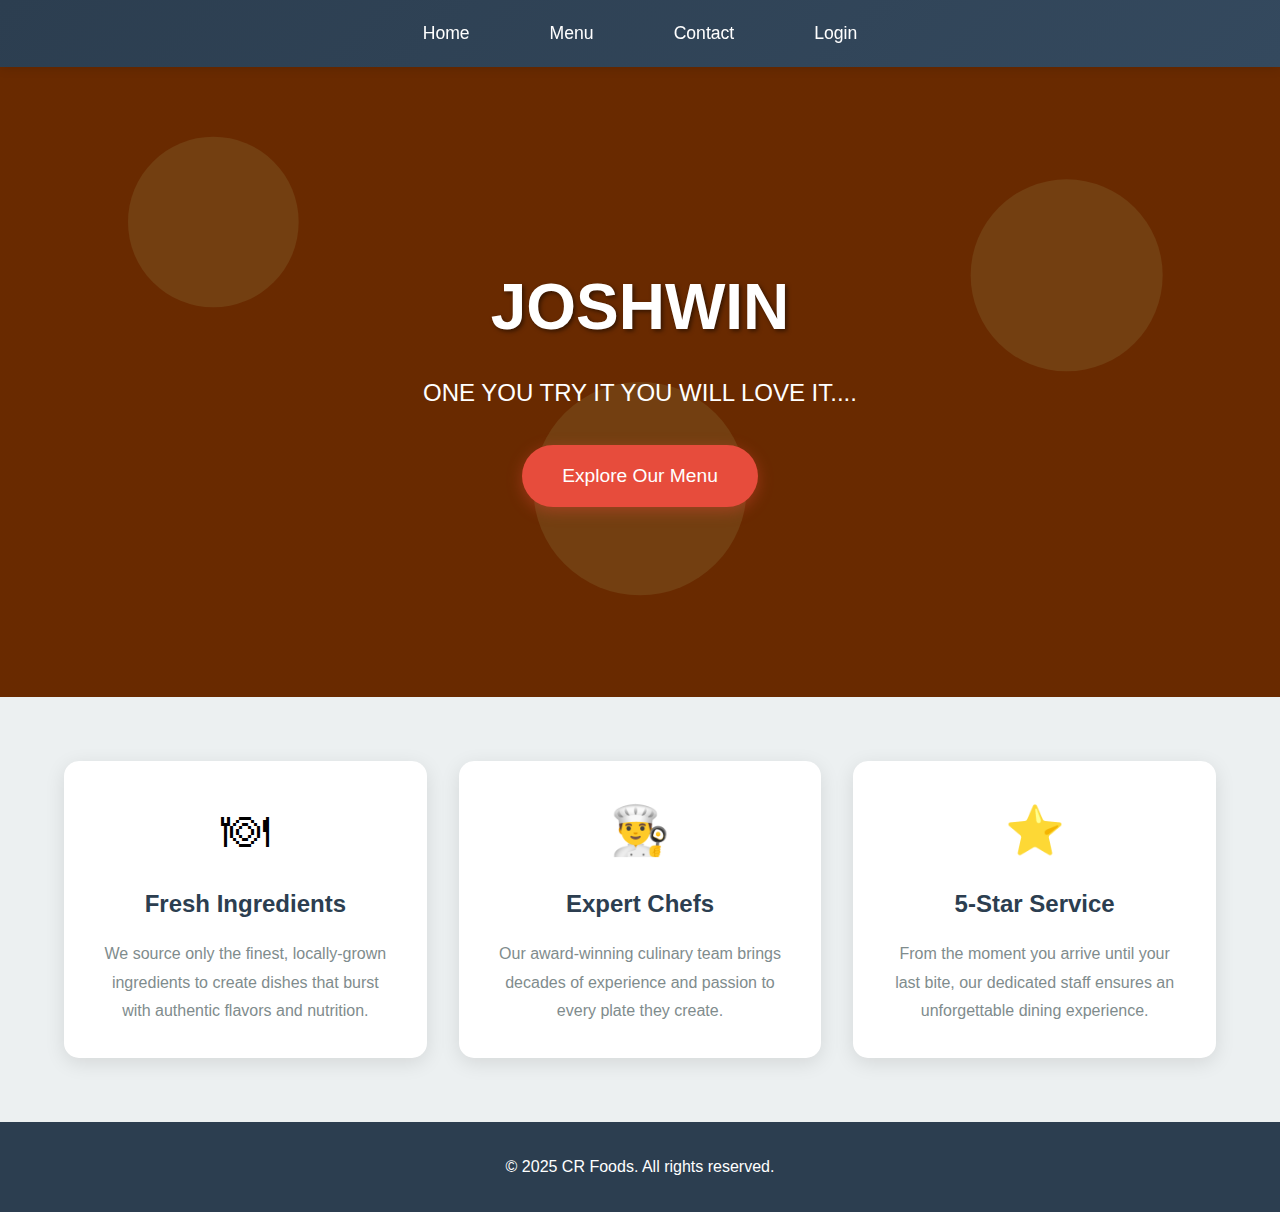
<file: Restaurant/Restaurantapp/static/index.html>
<!DOCTYPE html>
<html lang="en">
<head>
    <meta charset="UTF-8">
    <meta name="viewport" content="width=device-width, initial-scale=1.0">
    <title>JOSHWIN - Home</title>
    <link rel="stylesheet" href="styles.css">
</head>
<body>
    <nav>
        <ul>
            <li><a href="index.html">Home</a></li>
            <li><a href="menu.html">Menu</a></li>
            <li><a href="contacts.html">Contact</a></li>
            <li><a href="login.html">Login</a></li>
        </ul>
    </nav>

    <section class="hero">
        <div class="hero-content">
            <h1>JOSHWIN</h1>
            <p>ONE YOU TRY IT YOU WILL LOVE IT....</p>
            <a href="menu.html" class="cta-button">Explore Our Menu</a>
        </div>
    </section>

    <section class="features">
        <div class="feature-card">
            <div class="feature-icon">🍽</div>
            <h3>Fresh Ingredients</h3>
            <p>We source only the finest, locally-grown ingredients to create dishes that burst with authentic flavors and nutrition.</p>
        </div>
        <div class="feature-card">
            <div class="feature-icon">👨‍🍳</div>
            <h3>Expert Chefs</h3>
            <p>Our award-winning culinary team brings decades of experience and passion to every plate they create.</p>
        </div>
        <div class="feature-card">
            <div class="feature-icon">⭐</div>
            <h3>5-Star Service</h3>
            <p>From the moment you arrive until your last bite, our dedicated staff ensures an unforgettable dining experience.</p>
        </div>
    </section>

    <footer>
        <p>&copy; 2025 CR Foods. All rights reserved.</p>
    </footer>
</body>
</html>
</file>
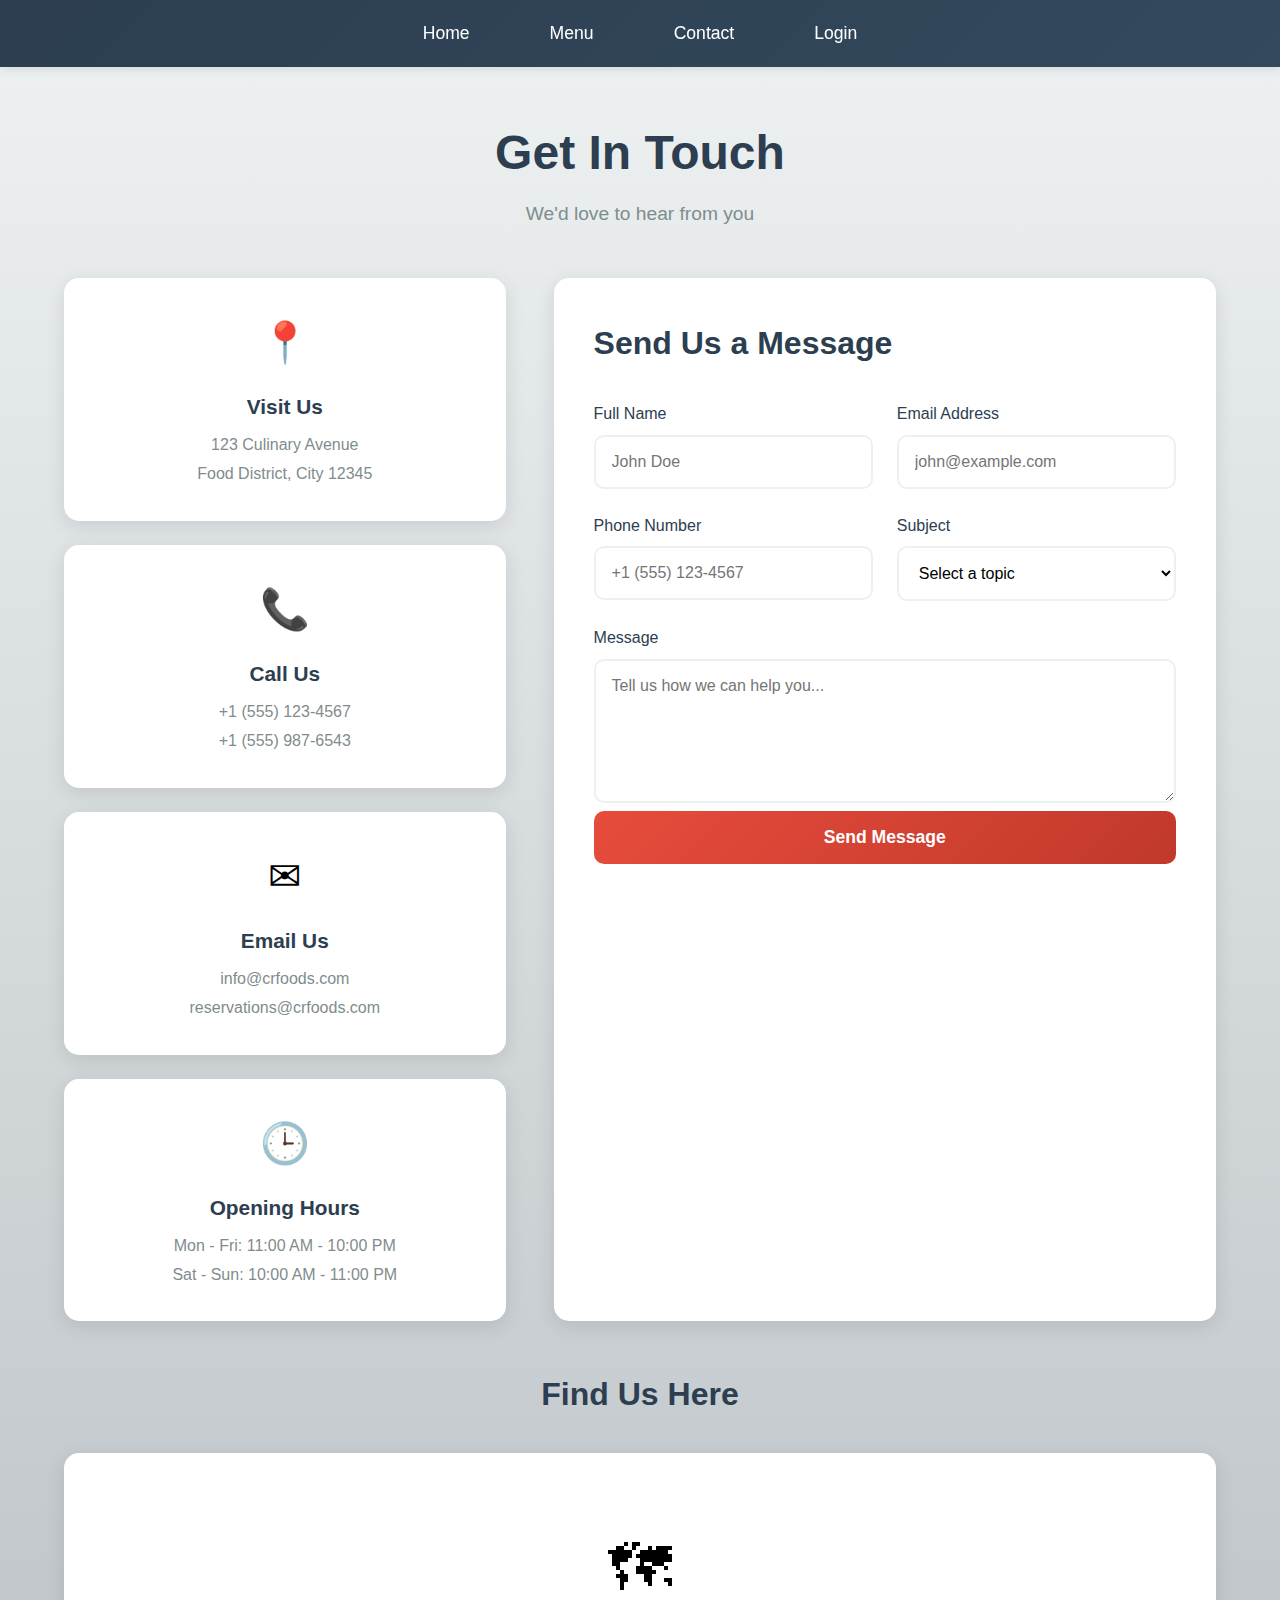
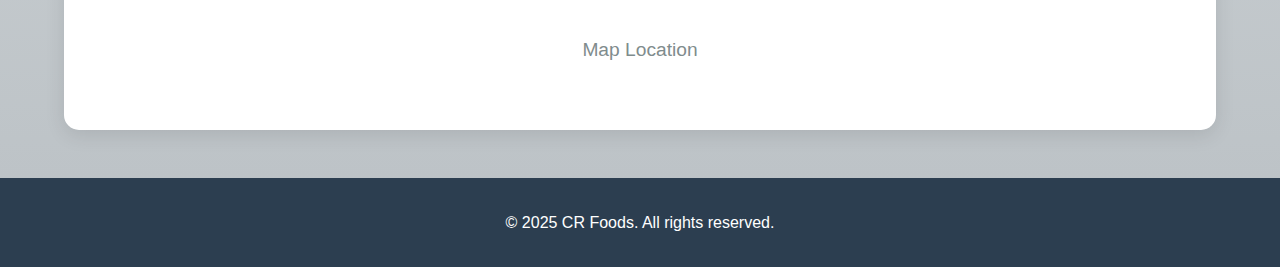
<file: Restaurant/Restaurantapp/static/contact.html>
<!DOCTYPE html>
<html lang="en">
<head>
    <meta charset="UTF-8">
    <meta name="viewport" content="width=device-width, initial-scale=1.0">
    <title>Savory Bistro - Contact Us</title>
    <link rel="stylesheet" href="styles.css">
</head>
<body>
    <nav>
        <ul>
            <li><a href="index.html">Home</a></li>
            <li><a href="menu.html">Menu</a></li>
            <li><a href="contact.html">Contact</a></li>
            <li><a href="login.html">Login</a></li>
        </ul>
    </nav>

    <div class="contact-page">
        <div class="contact-header">
            <h1>Get In Touch</h1>
            <p>We'd love to hear from you</p>
        </div>

        <div class="contact-container">
            <div class="contact-info">
                <div class="info-card">
                    <div class="info-icon">📍</div>
                    <h3>Visit Us</h3>
                    <p>123 Culinary Avenue<br>Food District, City 12345</p>
                </div>

                <div class="info-card">
                    <div class="info-icon">📞</div>
                    <h3>Call Us</h3>
                     <p>+1 (555) 123-4567<br>+1 (555) 987-6543</p>
                </div>

                <div class="info-card">
                    <div class="info-icon">✉</div>
                    <h3>Email Us</h3>
                    <p>info@crfoods.com<br>reservations@crfoods.com</p>
                </div>

                <div class="info-card">
                    <div class="info-icon">🕒</div>
                    <h3>Opening Hours</h3>
                    <p>Mon - Fri: 11:00 AM - 10:00 PM<br>
                    Sat - Sun: 10:00 AM - 11:00 PM</p>
                </div>
            </div>

            <div class="contact-form-container">
                <h2>Send Us a Message</h2>
                <form onsubmit="handleContact(event)" class="contact-form">
                    <div class="form-row">
                        <div class="form-group">
                            <label for="name">Full Name</label>
                            <input type="text" id="name" placeholder="John Doe" required>
                        </div>

                        <div class="form-group">
                            <label for="email">Email Address</label>
                            <input type="email" id="email" placeholder="john@example.com" required>
                        </div>
                    </div>
                    <div class="form-row">
                        <div class="form-group">
                            <label for="phone">Phone Number</label>
                            <input type="tel" id="phone" placeholder="+1 (555) 123-4567">
                        </div>

                        <div class="form-group">
                            <label for="subject">Subject</label>
                            <select id="subject" required>
                                <option value="">Select a topic</option>
                                <option value="reservation">Reservation</option>
                                <option value="feedback">Feedback</option>
                                <option value="catering">Catering</option>
                                <option value="other">Other</option>
                            </select>
                        </div>
                    </div>

                    <div class="form-group">
                        <label for="message">Message</label>
                        <textarea id="message" rows="6" placeholder="Tell us how we can help you..." required></textarea>
                    </div>

                    <button type="submit" class="submit-button">Send Message</button>
                </form>
            </div>
        </div>

        <div class="map-container">
            <h2>Find Us Here</h2>
            <div class="map-placeholder">
                <div class="map-icon">🗺</div>
                <p>Map Location</p>
                  </div>
        </div>
    </div>

    <footer>
        <p>&copy; 2025 CR Foods. All rights reserved.</p>
    </footer>

    <script>
        function handleContact(e) {
            e.preventDefault();
            const name = document.getElementById('name').value;
            const email = document.getElementById('email').value;
            const subject = document.getElementById('subject').value;
            alert('Thank you for contacting us, ' + name + '! We will get back to you soon at ' + email);
        }
    </script>
</body>
</html>
</file>
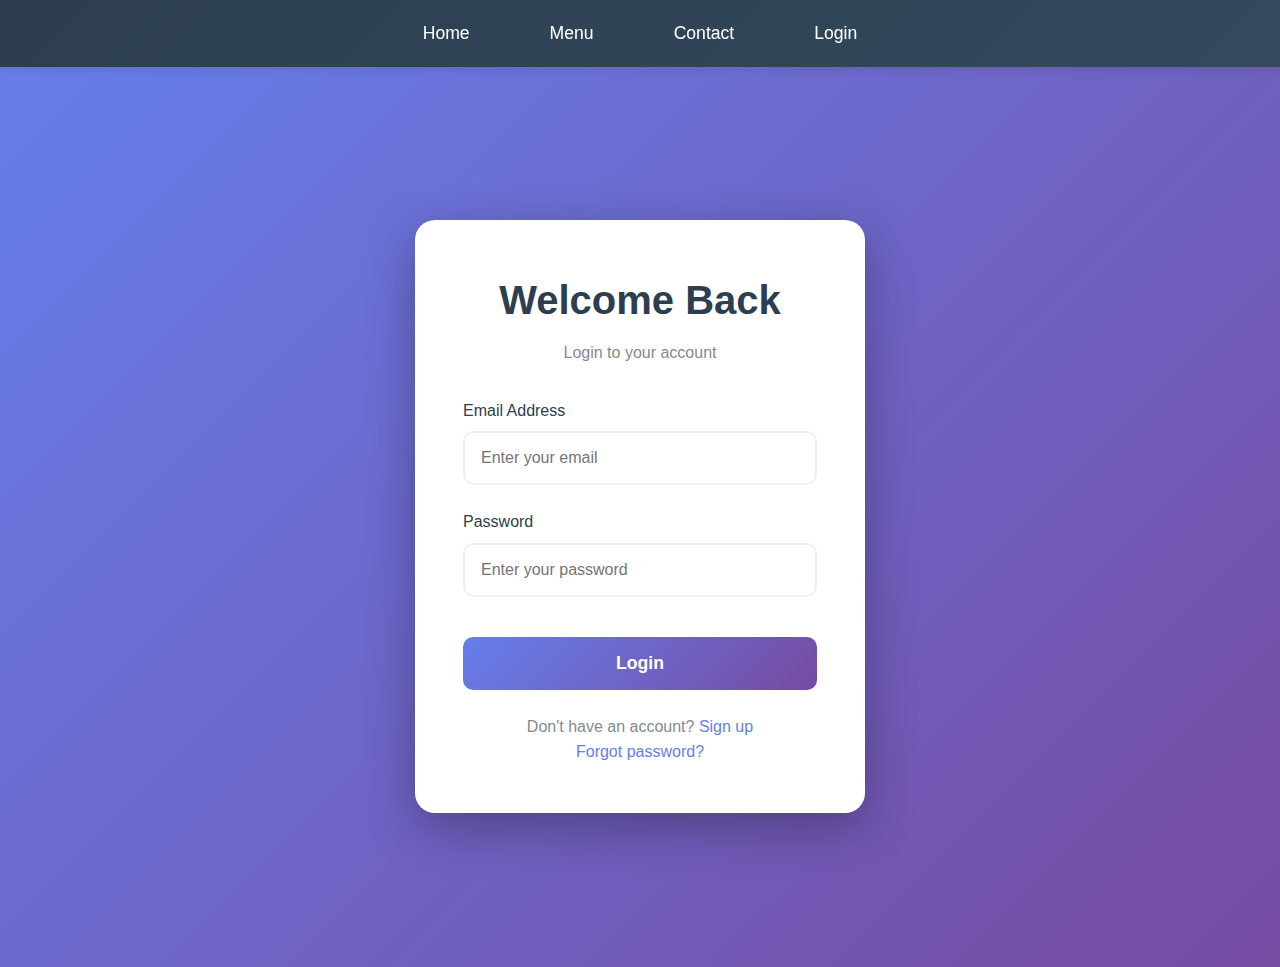
<file: Restaurant/Restaurantapp/static/login.html>
<!DOCTYPE html>
<html lang="en">
<head>
    <meta charset="UTF-8">
    <meta name="viewport" content="width=device-width, initial-scale=1.0">
    <title>Savory Bistro - Login</title>
    <link rel="stylesheet" href="styles.css">
</head>
<body>
    <nav>
        <ul>
            <li><a href="index.html">Home</a></li>
            <li><a href="menu.html">Menu</a></li>
            <li><a href="contact.html">Contact</a></li>
            <li><a href="login.html">Login</a></li>
        </ul>
    </nav>

    <div class="login-page">
        <div class="login-container">
            <div class="login-header">
                <h1>Welcome Back</h1>
                <p>Login to your account</p>
            </div>

            <form onsubmit="handleLogin(event)">
                <div class="form-group">
                    <label for="email">Email Address</label>
                    <input type="email" id="email" placeholder="Enter your email" required>
                </div>

                <div class="form-group">
                    <label for="password">Password</label>
                    <input type="password" id="password" placeholder="Enter your password" required>
                    </div>

                <button type="submit" class="login-button">Login</button>

                <div class="login-footer">
                    <p>Don't have an account? <a href="#">Sign up</a></p>
                    <p><a href="#">Forgot password?</a></p>
                </div>
            </form>
        </div>
    </div>

    <script>
        function handleLogin(e) {
            e.preventDefault();
            const email = document.getElementById('email').value;
            alert('Login functionality would be connected to backend. Email: ' + email);
        }
    </script>
</body>
</html>
</file>
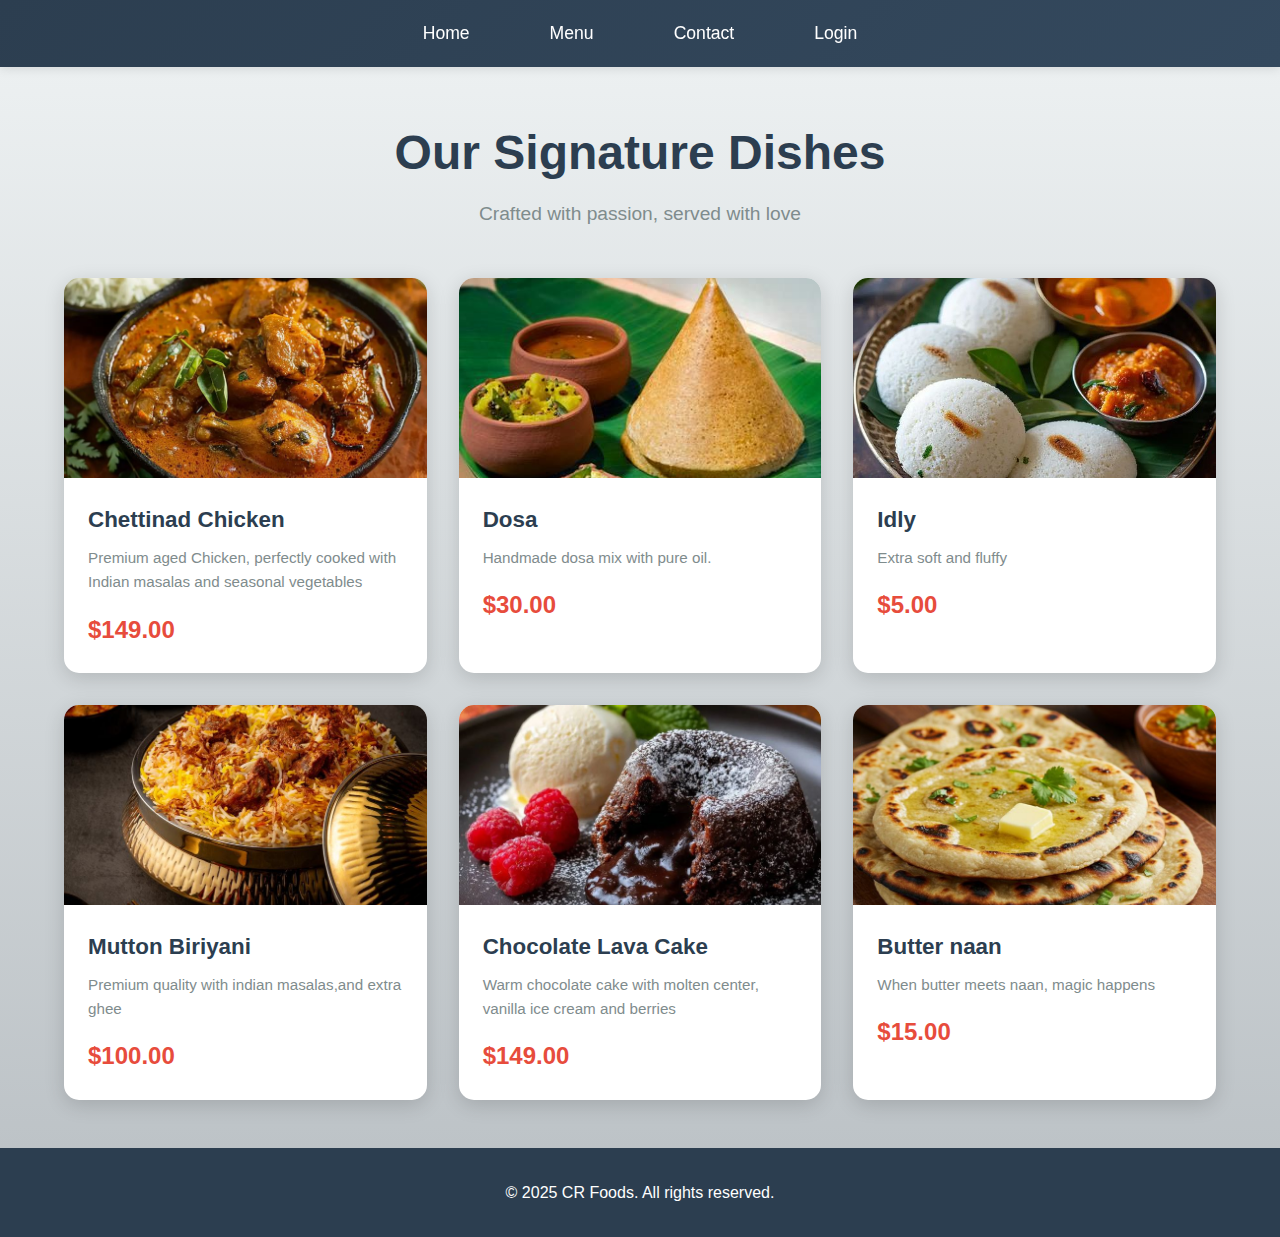
<file: Restaurant/Restaurantapp/static/menu.html>
<!DOCTYPE html>
<html lang="en">
<head>
    <meta charset="UTF-8">
    <meta name="viewport" content="width=device-width, initial-scale=1.0">
    <title>Savory Bistro - Menu</title>
    <link rel="stylesheet" href="styles.css">
</head>
<body>
    <nav>
        <ul>
            <li><a href="index.html">Home</a></li>
            <li><a href="menu.html">Menu</a></li>
            <li><a href="contact.html">Contact</a></li>
            <li><a href="login.html">Login</a></li>
        </ul>
    </nav>

    <div class="menu-page">
        <div class="menu-header">
            <h1>Our Signature Dishes</h1>
            <p>Crafted with passion, served with love</p>
        </div>

        <div class="menu-grid">
            <div class="menu-item">
                <div class="menu-item-image">
                    <img src="CHettinadu.jpg">
                </div>
                <div class="menu-item-content">
                    <h3>Chettinad Chicken</h3>
                    <p>Premium aged Chicken, perfectly cooked with Indian masalas and seasonal vegetables</p>
                    <div class="price">$149.00</div>
                </div>
                 </div>

            <div class="menu-item">
                <div class="menu-item-image menu-item-2">
                    <img src="Dosa.jpg">
                </div>
                <div class="menu-item-content">
                    <h3>Dosa</h3>
                    <p>Handmade dosa mix with pure oil.</p>
                    <div class="price">$30.00</div>
                </div>
            </div>

            <div class="menu-item">
                <div class="menu-item-image menu-item-3">
                    <img src="Idli 😋.jpg">
                </div>
                <div class="menu-item-content">
                    <h3>Idly</h3>
                    <p>Extra soft and fluffy</p>
                    <div class="price">$5.00</div>
                </div>
            </div>

            <div class="menu-item">
                <div class="menu-item-image menu-item-4">
                    <img src="Biriyani.jpg">
                </div>
                <div class="menu-item-content">
                    <h3>Mutton Biriyani</h3>
                    <p>Premium quality with indian masalas,and extra ghee</p>
                    <div class="price">$100.00</div>
                      </div>
            </div>

            <div class="menu-item">
                <div class="menu-item-image menu-item-5">
                    <img src="cake.jpg">
                </div>
                <div class="menu-item-content">
                    <h3>Chocolate Lava Cake</h3>
                    <p>Warm chocolate cake with molten center, vanilla ice cream and berries</p>
                    <div class="price">$149.00</div>
                </div>
            </div>

            <div class="menu-item">
                <div class="menu-item-image menu-item-6">
                    <img src="naan.jpg">
                </div>
                <div class="menu-item-content">
                    <h3>Butter naan</h3>
                    <p>When butter meets naan, magic happens</p>
                    <div class="price">$15.00</div>
                </div>
            </div>
        </div>
    </div>

    <footer>
        <p>&copy; 2025 CR Foods. All rights reserved.</p>
    </footer>
</body>
</html>
</file>
<file: Restaurant/Restaurantapp/static/styles.css>
* {
    margin: 0;
    padding: 0;
    box-sizing: border-box;
}

body {
    font-family: 'Segoe UI', Tahoma, Geneva, Verdana, sans-serif;
    line-height: 1.6;
}

/* Navigation */
nav {
    background: linear-gradient(135deg, #2c3e50 0%, #34495e 100%);
    padding: 1.2rem 0;
    position: sticky;
    top: 0;
    z-index: 1000;
    box-shadow: 0 2px 10px rgba(0,0,0,0.1);
}

nav ul {
    list-style: none;
    display: flex;
    justify-content: center;
    gap: 3rem;
}

nav a {
    color: white;
    text-decoration: none;
    font-size: 1.1rem;
    font-weight: 500;
    transition: all 0.3s;
     padding: 0.5rem 1rem;
    border-radius: 5px;
}

nav a:hover {
    background: rgba(255,255,255,0.1);
    transform: translateY(-2px);
}

/* Home Page Styles */
.hero {
    background: linear-gradient(rgba(0,0,0,0.5), rgba(0,0,0,0.5)), 
                url('data:image/svg+xml,<svg xmlns="http://www.w3.org/2000/svg" viewBox="0 0 1200 600"><rect fill="%23d35400" width="1200" height="600"/><circle fill="%23e67e22" cx="200" cy="150" r="80"/><circle fill="%23e67e22" cx="600" cy="400" r="100"/><circle fill="%23e67e22" cx="1000" cy="200" r="90"/></svg>');
    background-size: cover;
    background-position: center;
    height: 70vh;
    display: flex;
    align-items: center;
    justify-content: center;
    text-align: center;
    color: white;
}

.hero-content h1 {
    font-size: 4rem;
    margin-bottom: 1rem;
    text-shadow: 2px 2px 4px rgba(0,0,0,0.5);
}

.hero-content p {
    font-size: 1.5rem;
     margin-bottom: 2rem;
}

.cta-button {
    background: #e74c3c;
    color: white;
    padding: 1rem 2.5rem;
    text-decoration: none;
    border-radius: 50px;
    font-size: 1.2rem;
    display: inline-block;
    transition: all 0.3s;
    box-shadow: 0 4px 15px rgba(231,76,60,0.4);
}

.cta-button:hover {
    background: #c0392b;
    transform: translateY(-3px);
    box-shadow: 0 6px 20px rgba(231,76,60,0.6);
}

.features {
    display: grid;
    grid-template-columns: repeat(auto-fit, minmax(300px, 1fr));
    gap: 2rem;
    padding: 4rem 5%;
    background: #ecf0f1;
}

.feature-card {
    background: white;
    padding: 2rem;
    border-radius: 15px;
    text-align: center;
    box-shadow: 0 5px 20px rgba(0,0,0,0.1);
    transition: transform 0.3s;
}

.feature-card:hover {
    transform: translateY(-10px);
}

.feature-icon {
    font-size: 3rem;
    margin-bottom: 1rem;
}

.feature-card h3 {
    color: #2c3e50;
    margin-bottom: 1rem;
    font-size: 1.5rem;
}

.feature-card p {
    color: #7f8c8d;
    line-height: 1.8;
}

/* Menu Page Styles */
.menu-page {
    background: linear-gradient(to bottom, #ecf0f1 0%, #bdc3c7 100%);
    min-height: 100vh;
      padding: 3rem 5%;
}

.menu-header {
    text-align: center;
    margin-bottom: 3rem;
}

.menu-header h1 {
    font-size: 3rem;
    color: #2c3e50;
    margin-bottom: 0.5rem;
}

.menu-header p {
    font-size: 1.2rem;
    color: #7f8c8d;
}

.menu-grid {
    display: grid;
    grid-template-columns: repeat(auto-fit, minmax(280px, 1fr));
    gap: 2rem;
    max-width: 1200px;
    margin: 0 auto;
}

.menu-item {
    background: white;
    border-radius: 15px;
    overflow: hidden;
    box-shadow: 0 5px 20px rgba(0,0,0,0.15);
    transition: all 0.3s;
}
.menu-item:hover {
    transform: translateY(-10px);
    box-shadow: 0 10px 30px rgba(0,0,0,0.25);
}

.menu-item-image {
    height: 200px;
    background: linear-gradient(135deg, #667eea 0%, #764ba2 100%);
    display: flex;
    align-items: center;
    justify-content: center;
    font-size: 4rem;
    overflow: hidden;
}

.menu-item-image img {
    width: 100%;
    height: 100%;
    object-fit: cover;
    object-position: center;
}

.menu-item-2 {
    background: linear-gradient(135deg, #f093fb 0%, #f5576c 100%);
}

.menu-item-3 {
    background: linear-gradient(135deg, #4facfe 0%, #00f2fe 100%);
}

.menu-item-4 {
    background: linear-gradient(135deg, #43e97b 0%, #38f9d7 100%);
}
.menu-item-5 {
    background: linear-gradient(135deg, #fa709a 0%, #fee140 100%);
}

.menu-item-6 {
    background: linear-gradient(135deg, #30cfd0 0%, #330867 100%);
}

.menu-item-content {
    padding: 1.5rem;
}

.menu-item-content h3 {
    color: #2c3e50;
    margin-bottom: 0.5rem;
    font-size: 1.4rem;
}

.menu-item-content p {
    color: #7f8c8d;
    margin-bottom: 1rem;
    font-size: 0.95rem;
}

.price {
    color: #e74c3c;
    font-size: 1.5rem;
    font-weight: bold;
}

/* Contact Page Styles */
.contact-page {
    background: linear-gradient(to bottom, #ecf0f1 0%, #bdc3c7 100%);
    min-height: 100vh;
    padding: 3rem 5%;
}

.contact-header {
    text-align: center;
    margin-bottom: 3rem;
}

.contact-header h1 {
    font-size: 3rem;
    color: #2c3e50;
    margin-bottom: 0.5rem;
}

.contact-header p {
    font-size: 1.2rem;
    color: #7f8c8d;
}

.contact-container {
    display: grid;
    grid-template-columns: 1fr 1.5fr;
    gap: 3rem;
    max-width: 1200px;
    margin: 0 auto 3rem;
}

.contact-info {
    display: grid;
    gap: 1.5rem;
}

.info-card {
    background: white;
    padding: 2rem;
    border-radius: 15px;
     text-align: center;
    box-shadow: 0 5px 20px rgba(0,0,0,0.1);
    transition: transform 0.3s;
}

.info-card:hover {
    transform: translateY(-5px);
}

.info-icon {
    font-size: 2.5rem;
    margin-bottom: 1rem;
}

.info-card h3 {
    color: #2c3e50;
    margin-bottom: 0.5rem;
    font-size: 1.3rem;
}

.info-card p {
    color: #7f8c8d;
    line-height: 1.8;
}

.contact-form-container {
    background: white;
    padding: 2.5rem;
    border-radius: 15px;
    box-shadow: 0 5px 20px rgba(0,0,0,0.1);
}

.contact-form-container h2 {
    color: #2c3e50;
    margin-bottom: 2rem;
     font-size: 2rem;
}

.contact-form .form-row {
    display: grid;
    grid-template-columns: 1fr 1fr;
    gap: 1.5rem;
    margin-bottom: 1.5rem;
}

.contact-form .form-group {
    margin-bottom: 0;
}

.contact-form select {
    width: 100%;
    padding: 1rem;
    border: 2px solid #ecf0f1;
    border-radius: 10px;
    font-size: 1rem;
    transition: all 0.3s;
    background: white;
    cursor: pointer;
}

.contact-form select:focus {
    outline: none;
    border-color: #667eea;
}

.contact-form textarea {
    width: 100%;
    padding: 1rem;
    border: 2px solid #ecf0f1;
    border-radius: 10px;
     font-size: 1rem;
    font-family: inherit;
    transition: all 0.3s;
    resize: vertical;
}

.contact-form textarea:focus {
    outline: none;
    border-color: #667eea;
}

.submit-button {
    width: 100%;
    padding: 1rem;
    background: linear-gradient(135deg, #e74c3c 0%, #c0392b 100%);
    color: white;
    border: none;
    border-radius: 10px;
    font-size: 1.1rem;
    font-weight: 600;
    cursor: pointer;
    transition: all 0.3s;
}

.submit-button:hover {
    transform: translateY(-2px);
    box-shadow: 0 5px 20px rgba(231,76,60,0.4);
}

.map-container {
    max-width: 1200px;
    margin: 0 auto;
    text-align: center;
}

.map-container h2 {
    color: #2c3e50;
    margin-bottom: 2rem;
    font-size: 2rem;
}

.map-placeholder {
    background: white;
    border-radius: 15px;
    padding: 4rem;
    box-shadow: 0 5px 20px rgba(0,0,0,0.1);
    display: flex;
    flex-direction: column;
    align-items: center;
    justify-content: center;
}

.map-icon {
    font-size: 4rem;
    margin-bottom: 1rem;
}

.map-placeholder p {
    color: #7f8c8d;
    font-size: 1.2rem;
}

/* Login Page Styles */
.login-page {
    background: linear-gradient(135deg, #667eea 0%, #764ba2 100%);
    min-height: 100vh;
    display: flex;
    align-items: center;
    justify-content: center;
     padding: 2rem;
}

.login-container {
    background: white;
    padding: 3rem;
    border-radius: 20px;
    box-shadow: 0 15px 50px rgba(0,0,0,0.3);
    max-width: 450px;
    width: 100%;
}

.login-header {
    text-align: center;
    margin-bottom: 2rem;
}

.login-header h1 {
    color: #2c3e50;
    font-size: 2.5rem;
    margin-bottom: 0.5rem;
}

.login-header p {
    color: #7f8c8d;
}

.form-group {
    margin-bottom: 1.5rem;
}

.form-group label {
    display: block;
    color: #2c3e50;
    margin-bottom: 0.5rem;
    font-weight: 500;
}

.form-group input {
    width: 100%;
    padding: 1rem;
    border: 2px solid #ecf0f1;
    border-radius: 10px;
    font-size: 1rem;
    transition: all 0.3s;
}

.form-group input:focus {
    outline: none;
    border-color: #667eea;
}

.login-button {
    width: 100%;
    padding: 1rem;
    background: linear-gradient(135deg, #667eea 0%, #764ba2 100%);
    color: white;
    border: none;
    border-radius: 10px;
    font-size: 1.1rem;
    font-weight: 600;
    cursor: pointer;
    transition: all 0.3s;
    margin-top: 1rem;
}

.login-button:hover {
    transform: translateY(-2px);
    box-shadow: 0 5px 20px rgba(102,126,234,0.4);
}

.login-footer {
    text-align: center;
    margin-top: 1.5rem;
    color: #7f8c8d;
}

.login-footer a {
    color: #667eea;
    text-decoration: none;
    font-weight: 500;
}

/* Footer */
footer {
    background: #2c3e50;
    color: white;
    text-align: center;
    padding: 2rem;
    margin-top: auto;
}

/* Responsive Design */
@media (max-width: 968px) {
    .contact-container {
        grid-template-columns: 1fr;
    }

    .contact-form .form-row {
        grid-template-columns: 1fr;
    }
}

@media (max-width: 768px) {
    .hero-content h1 {
        font-size: 2.5rem;
    }

    .hero-content p {
        font-size: 1.2rem;
    }

    nav ul {
        gap: 1rem;
        flex-wrap: wrap;
        padding: 0 1rem;
    }

    nav a {
        font-size: 1rem;
        padding: 0.4rem 0.8rem;
    }

    .menu-header h1, .contact-header h1 {
        font-size: 2rem;
    }
      .login-container {
        padding: 2rem;
    }

    .contact-form-container {
        padding: 1.5rem;
    }
}
</file>
